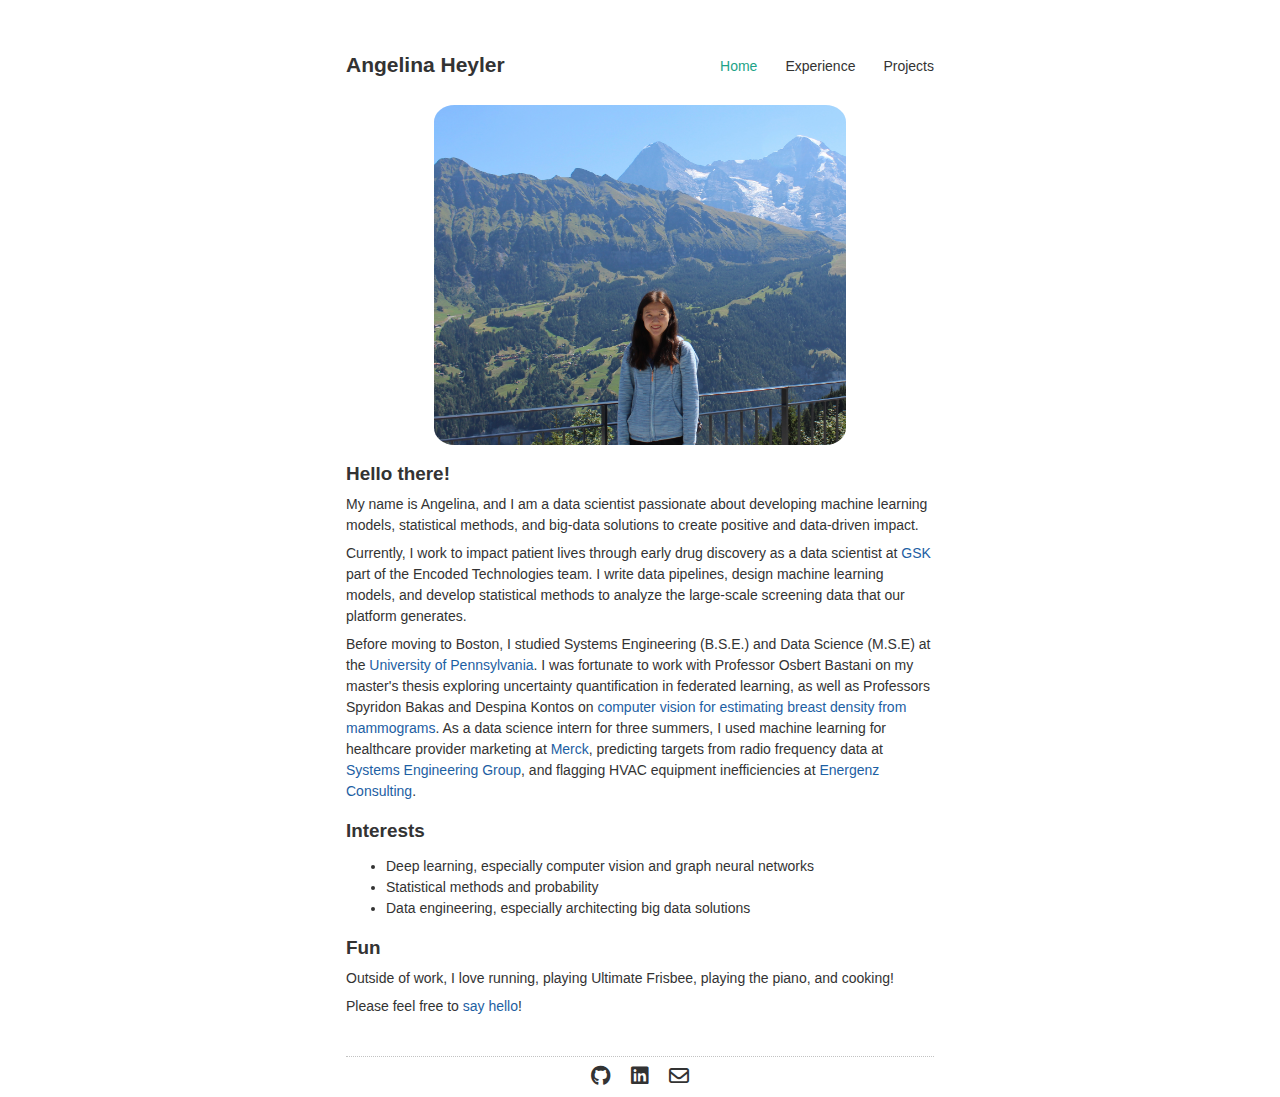
<file: index.html>
<!DOCTYPE html>
<html lang="en" prefix="og: http://ogp.me/ns#">
<head>
    <meta charset="utf-8">
    <meta name="HandheldFriendly" content="True">
    <meta name="viewport" content="width=device-width, initial-scale=1.0">
    <meta name="referrer" content="no-referrer-when-downgrade">

    <title>Angelina Heyler</title>
    <meta name="description" content="">

    
    <link rel="stylesheet" href="https://aheyler.github.io/base.css">
    <link rel="stylesheet" href="https://aheyler.github.io/block_list.css">
    <link rel="stylesheet" href="https://aheyler.github.io/auto.css">

    <link rel="preload" href=https:&#x2F;&#x2F;cdnjs.cloudflare.com&#x2F;ajax&#x2F;libs&#x2F;font-awesome&#x2F;6.3.0&#x2F;css&#x2F;all.min.css as="style" onload="this.onload=null;this.rel='stylesheet'">
    <noscript><link rel="stylesheet" href=https:&#x2F;&#x2F;cdnjs.cloudflare.com&#x2F;ajax&#x2F;libs&#x2F;font-awesome&#x2F;6.3.0&#x2F;css&#x2F;all.min.css></noscript>

    
    <link rel="alternate" type="application/atom+xml" title="RSS" href="https://aheyler.github.io/atom.xml">
    

    
    <meta property="og:title" content="Angelina Heyler">
    <meta property="og:type" content="website">
    

    
    
</head>
<body>
<div class="container">
    
    
    <header>
        <h1 class="site-header">
            <a href="https:&#x2F;&#x2F;aheyler.github.io">Angelina Heyler</a>
        </h1>
        <nav>
            <ul>
            
            
                
                <li><a class="active" href="https:&#x2F;&#x2F;aheyler.github.io&#x2F;">Home</a></li>
            
                
                <li><a  href="https:&#x2F;&#x2F;aheyler.github.io&#x2F;experience">Experience</a></li>
            
                
                <li><a  href="https:&#x2F;&#x2F;aheyler.github.io&#x2F;projects">Projects</a></li>
            
            
            </ul>
        </nav>
    </header>
    
    
<main id="main" class="index" tabindex="-1">
    <section class="index-banner-section">
        <img src="/IMG_0911.jpg" class="index-banner" alt="Photo of me."/>
        <p>
            
        </p>
    </section>
    <h1 id="hello-there">Hello there!<a class="zola-anchor" href="#hello-there" aria-label="Anchor link for: hello-there">
    <svg class="zola-anchor-link" viewBox="0 0 16 16" version="1.1" width="16" height="16" aria-hidden="true">
        <path fill-rule="evenodd"
            d="M7.775 3.275a.75.75 0 001.06 1.06l1.25-1.25a2 2 0 112.83 2.83l-2.5 2.5a2 2 0 01-2.83 0 .75.75 0 00-1.06 1.06 3.5 3.5 0 004.95 0l2.5-2.5a3.5 3.5 0 00-4.95-4.95l-1.25 1.25zm-4.69 9.64a2 2 0 010-2.83l2.5-2.5a2 2 0 012.83 0 .75.75 0 001.06-1.06 3.5 3.5 0 00-4.95 0l-2.5 2.5a3.5 3.5 0 004.95 4.95l1.25-1.25a.75.75 0 00-1.06-1.06l-1.25 1.25a2 2 0 01-2.83 0z">
        </path>
    </svg>
</a>
</h1>
<p>My name is Angelina, and I am a data scientist passionate about developing machine learning models, statistical methods, and big-data solutions to create positive and data-driven impact.</p>
<p>Currently, I work to impact patient lives through early drug discovery as a data scientist at <a href="https://us.gsk.com/en-us/home/?nis=6">GSK</a> part of the Encoded Technologies team. I write data pipelines, design machine learning models, and develop statistical methods to analyze the large-scale screening data that our platform generates.</p>
<p>Before moving to Boston, I studied Systems Engineering (B.S.E.) and Data Science (M.S.E) at the <a href="https://www.ese.upenn.edu/">University of Pennsylvania</a>. I was fortunate to work with Professor Osbert Bastani on my master's thesis exploring uncertainty quantification in federated learning, as well as Professors Spyridon Bakas and Despina Kontos on <a href="http://arxiv.org/abs/2206.05575">computer vision for estimating breast density from mammograms</a>. As a data science intern for three summers, I used machine learning for healthcare provider marketing at <a href="https://www.merck.com/">Merck</a>, predicting targets from radio frequency data at <a href="https://www.linkedin.com/company/systems-engineering-group/">Systems Engineering Group</a>, and flagging HVAC equipment inefficiencies at <a href="https://www.energenz.com/">Energenz Consulting</a>.</p>
<h1 id="interests">Interests<a class="zola-anchor" href="#interests" aria-label="Anchor link for: interests">
    <svg class="zola-anchor-link" viewBox="0 0 16 16" version="1.1" width="16" height="16" aria-hidden="true">
        <path fill-rule="evenodd"
            d="M7.775 3.275a.75.75 0 001.06 1.06l1.25-1.25a2 2 0 112.83 2.83l-2.5 2.5a2 2 0 01-2.83 0 .75.75 0 00-1.06 1.06 3.5 3.5 0 004.95 0l2.5-2.5a3.5 3.5 0 00-4.95-4.95l-1.25 1.25zm-4.69 9.64a2 2 0 010-2.83l2.5-2.5a2 2 0 012.83 0 .75.75 0 001.06-1.06 3.5 3.5 0 00-4.95 0l-2.5 2.5a3.5 3.5 0 004.95 4.95l1.25-1.25a.75.75 0 00-1.06-1.06l-1.25 1.25a2 2 0 01-2.83 0z">
        </path>
    </svg>
</a>
</h1>
<ul>
<li>Deep learning, especially computer vision and graph neural networks</li>
<li>Statistical methods and probability</li>
<li>Data engineering, especially architecting big data solutions</li>
</ul>
<h1 id="fun">Fun<a class="zola-anchor" href="#fun" aria-label="Anchor link for: fun">
    <svg class="zola-anchor-link" viewBox="0 0 16 16" version="1.1" width="16" height="16" aria-hidden="true">
        <path fill-rule="evenodd"
            d="M7.775 3.275a.75.75 0 001.06 1.06l1.25-1.25a2 2 0 112.83 2.83l-2.5 2.5a2 2 0 01-2.83 0 .75.75 0 00-1.06 1.06 3.5 3.5 0 004.95 0l2.5-2.5a3.5 3.5 0 00-4.95-4.95l-1.25 1.25zm-4.69 9.64a2 2 0 010-2.83l2.5-2.5a2 2 0 012.83 0 .75.75 0 001.06-1.06 3.5 3.5 0 00-4.95 0l-2.5 2.5a3.5 3.5 0 004.95 4.95l1.25-1.25a.75.75 0 00-1.06-1.06l-1.25 1.25a2 2 0 01-2.83 0z">
        </path>
    </svg>
</a>
</h1>
<p>Outside of work, I love running, playing Ultimate Frisbee, playing the piano, and cooking!</p>
<p>Please feel free to <a href="mailto:angelinaheyler@gmail.com">say hello</a>!</p>

    <section class="index-columns">
    
    </section>
</main>

    <footer>
        <p>
            
<span class="icon-text">
  

  

  
  <a href="https://github.com/aheyler" aria-label="Open aheyler GitHub" target="_blank">
    <span class="icon is-large">
      <i class="fab fa-github fa-lg" aria-hidden="true" title="GitHub"></i>
    </span>
  </a>
  

  
  <a href="https://www.linkedin.com/in/angelina-heyler" aria-label="Open angelina-heyler LinkedIn" target="_blank">
    <span class="icon is-large">
      <i class="fab fa-linkedin fa-lg" aria-hidden="true" title="LinkedIn"></i>
    </span>
  </a>
  

  
  <a href="mailto:angelinaheyler@gmail.com" aria-label="Email angelinaheyler@gmail.com" target="_blank">
    <span class="icon is-large">
      <i class="far fa-envelope fa-lg" aria-hidden="true" title="email"></i>
    </span>
  </a>
  

  
</span>

        </p>
        <p>
            
            
        </p>
    </footer>
</div>
</body>
</html>
</file>
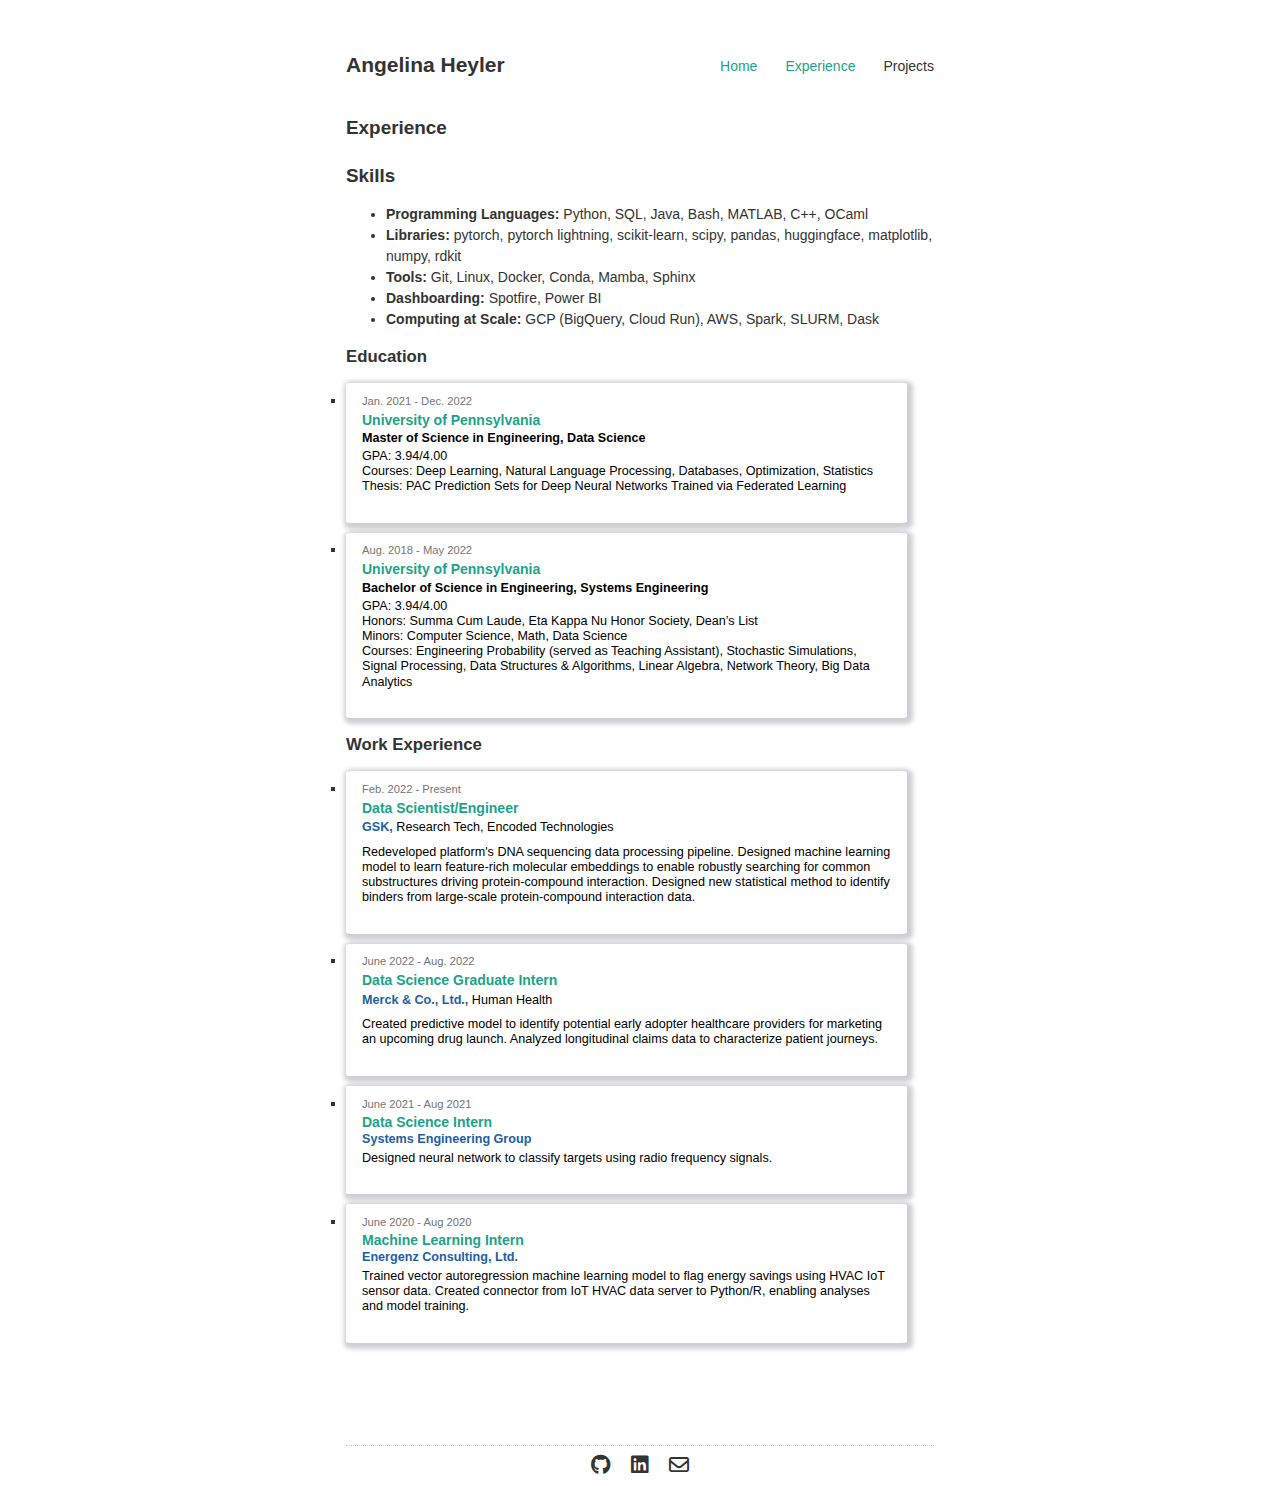
<file: experience/index.html>
<!DOCTYPE html>
<html lang="en" prefix="og: http://ogp.me/ns#">
<head>
    <meta charset="utf-8">
    <meta name="HandheldFriendly" content="True">
    <meta name="viewport" content="width=device-width, initial-scale=1.0">
    <meta name="referrer" content="no-referrer-when-downgrade">

    <title>Experience - Angelina Heyler</title>
    <meta name="description" content="">

    
    <link rel="stylesheet" href="https://aheyler.github.io/base.css">
    <link rel="stylesheet" href="https://aheyler.github.io/block_list.css">
    <link rel="stylesheet" href="https://aheyler.github.io/auto.css">

    <link rel="preload" href=https:&#x2F;&#x2F;cdnjs.cloudflare.com&#x2F;ajax&#x2F;libs&#x2F;font-awesome&#x2F;6.3.0&#x2F;css&#x2F;all.min.css as="style" onload="this.onload=null;this.rel='stylesheet'">
    <noscript><link rel="stylesheet" href=https:&#x2F;&#x2F;cdnjs.cloudflare.com&#x2F;ajax&#x2F;libs&#x2F;font-awesome&#x2F;6.3.0&#x2F;css&#x2F;all.min.css></noscript>

    
    <link rel="alternate" type="application/atom+xml" title="RSS" href="https://aheyler.github.io/atom.xml">
    

    
    <meta property="og:title" content="Angelina Heyler">
    <meta property="og:type" content="website">
    

    
    
</head>
<body>
<div class="container">
    
    
    <header>
        <h1 class="site-header">
            <a href="https:&#x2F;&#x2F;aheyler.github.io">Angelina Heyler</a>
        </h1>
        <nav>
            <ul>
            
            
                
                <li><a class="active" href="https:&#x2F;&#x2F;aheyler.github.io&#x2F;">Home</a></li>
            
                
                <li><a class="active" href="https:&#x2F;&#x2F;aheyler.github.io&#x2F;experience">Experience</a></li>
            
                
                <li><a  href="https:&#x2F;&#x2F;aheyler.github.io&#x2F;projects">Projects</a></li>
            
            
            </ul>
        </nav>
    </header>
    
    
<article class="post">
        <header>
            <h1>Experience</h1>
        </header>
        <div class="content">
            <h1 id="skills"><strong>Skills</strong><a class="zola-anchor" href="#skills" aria-label="Anchor link for: skills">
    <svg class="zola-anchor-link" viewBox="0 0 16 16" version="1.1" width="16" height="16" aria-hidden="true">
        <path fill-rule="evenodd"
            d="M7.775 3.275a.75.75 0 001.06 1.06l1.25-1.25a2 2 0 112.83 2.83l-2.5 2.5a2 2 0 01-2.83 0 .75.75 0 00-1.06 1.06 3.5 3.5 0 004.95 0l2.5-2.5a3.5 3.5 0 00-4.95-4.95l-1.25 1.25zm-4.69 9.64a2 2 0 010-2.83l2.5-2.5a2 2 0 012.83 0 .75.75 0 001.06-1.06 3.5 3.5 0 00-4.95 0l-2.5 2.5a3.5 3.5 0 004.95 4.95l1.25-1.25a.75.75 0 00-1.06-1.06l-1.25 1.25a2 2 0 01-2.83 0z">
        </path>
    </svg>
</a>
</h1>
<ul>
<li><strong>Programming Languages:</strong> Python, SQL, Java, Bash, MATLAB, C++, OCaml</li>
<li><strong>Libraries:</strong> pytorch, pytorch lightning, scikit-learn, scipy, pandas, huggingface, matplotlib, numpy, rdkit</li>
<li><strong>Tools:</strong> Git, Linux, Docker, Conda, Mamba, Sphinx</li>
<li><strong>Dashboarding:</strong> Spotfire, Power BI</li>
<li><strong>Computing at Scale:</strong> GCP (BigQuery, Cloud Run), AWS, Spark, SLURM, Dask</li>
</ul>
<h2 id="education"><strong>Education</strong><a class="zola-anchor" href="#education" aria-label="Anchor link for: education">
    <svg class="zola-anchor-link" viewBox="0 0 16 16" version="1.1" width="16" height="16" aria-hidden="true">
        <path fill-rule="evenodd"
            d="M7.775 3.275a.75.75 0 001.06 1.06l1.25-1.25a2 2 0 112.83 2.83l-2.5 2.5a2 2 0 01-2.83 0 .75.75 0 00-1.06 1.06 3.5 3.5 0 004.95 0l2.5-2.5a3.5 3.5 0 00-4.95-4.95l-1.25 1.25zm-4.69 9.64a2 2 0 010-2.83l2.5-2.5a2 2 0 012.83 0 .75.75 0 001.06-1.06 3.5 3.5 0 00-4.95 0l-2.5 2.5a3.5 3.5 0 004.95 4.95l1.25-1.25a.75.75 0 00-1.06-1.06l-1.25 1.25a2 2 0 01-2.83 0z">
        </path>
    </svg>
</a>
</h2>


<ul class="block-list">
    
    <li class="block-item">
        <h3 class="block-item-dates">Jan. 2021 - Dec. 2022</h3>
        <h2 class="block-item-title">University of Pennsylvania</h2>
        <h2 class="block-item-degree">Master of Science in Engineering, Data Science</h2>
        <h4 class="block-item-description">GPA: 3.94&#x2F;4.00
Courses: Deep Learning, Natural Language Processing, Databases, Optimization, Statistics
Thesis: PAC Prediction Sets for Deep Neural Networks Trained via Federated Learning   </h4>
        
        </li>
    
    <li class="block-item">
        <h3 class="block-item-dates">Aug. 2018 - May 2022</h3>
        <h2 class="block-item-title">University of Pennsylvania</h2>
        <h2 class="block-item-degree">Bachelor of Science in Engineering, Systems Engineering</h2>
        <h4 class="block-item-description">GPA: 3.94&#x2F;4.00
Honors: Summa Cum Laude, Eta Kappa Nu Honor Society, Dean’s List
Minors: Computer Science, Math, Data Science
Courses: Engineering Probability (served as Teaching Assistant), Stochastic Simulations, Signal Processing, Data Structures &amp; Algorithms, Linear Algebra, Network Theory, Big Data Analytics</h4>
        
        </li>
    
</ul>
<h2 id="work-experience"><strong>Work Experience</strong><a class="zola-anchor" href="#work-experience" aria-label="Anchor link for: work-experience">
    <svg class="zola-anchor-link" viewBox="0 0 16 16" version="1.1" width="16" height="16" aria-hidden="true">
        <path fill-rule="evenodd"
            d="M7.775 3.275a.75.75 0 001.06 1.06l1.25-1.25a2 2 0 112.83 2.83l-2.5 2.5a2 2 0 01-2.83 0 .75.75 0 00-1.06 1.06 3.5 3.5 0 004.95 0l2.5-2.5a3.5 3.5 0 00-4.95-4.95l-1.25 1.25zm-4.69 9.64a2 2 0 010-2.83l2.5-2.5a2 2 0 012.83 0 .75.75 0 001.06-1.06 3.5 3.5 0 00-4.95 0l-2.5 2.5a3.5 3.5 0 004.95 4.95l1.25-1.25a.75.75 0 00-1.06-1.06l-1.25 1.25a2 2 0 01-2.83 0z">
        </path>
    </svg>
</a>
</h2>
<p>

<ul class="block-list">
    
    <li class="block-item">
        <h3 class="block-item-dates">Feb. 2022 - Present</h3>
        <h2 class="block-item-title">Data Scientist&#x2F;Engineer</h2>
        <a href=https:&#x2F;&#x2F;www.gsk.com&#x2F;en-gb&#x2F; class="block-item-company">GSK, </a> <h4 class="block-item-company-text">Research Tech, Encoded Technologies</h4>
        <h4 class="block-item-description">Redeveloped platform&#x27;s DNA sequencing data processing pipeline. Designed machine learning model to learn feature-rich molecular embeddings to enable robustly searching for common substructures driving protein-compound interaction. Designed new statistical method to identify binders from large-scale protein-compound interaction data.</h4>
        
    </li>
    
    <li class="block-item">
        <h3 class="block-item-dates">June 2022 - Aug. 2022</h3>
        <h2 class="block-item-title">Data Science Graduate Intern</h2>
        <a href=https:&#x2F;&#x2F;www.merck.com&#x2F; class="block-item-company">Merck &amp; Co., Ltd., </a> <h4 class="block-item-company-text">Human Health</h4>
        <h4 class="block-item-description">Created predictive model to identify potential early adopter healthcare providers for marketing an upcoming drug launch. Analyzed longitudinal claims data to characterize patient journeys.</h4>
        
    </li>
    
    <li class="block-item">
        <h3 class="block-item-dates">June 2021 - Aug 2021</h3>
        <h2 class="block-item-title">Data Science Intern</h2>
        <a href=https:&#x2F;&#x2F;www.merck.com&#x2F; class="block-item-company">Systems Engineering Group </a> <h4 class="block-item-company-text"> </h4>
        <h4 class="block-item-description">Designed neural network to classify targets using radio frequency signals.</h4>
        
    </li>
    
    <li class="block-item">
        <h3 class="block-item-dates">June 2020 - Aug 2020</h3>
        <h2 class="block-item-title">Machine Learning Intern</h2>
        <a href=https:&#x2F;&#x2F;www.merck.com&#x2F; class="block-item-company">Energenz Consulting, Ltd. </a> <h4 class="block-item-company-text"></h4>
        <h4 class="block-item-description">Trained vector autoregression machine learning model to flag energy savings using HVAC IoT sensor data. Created connector from IoT HVAC data server to Python&#x2F;R, enabling analyses and model training.</h4>
        
    </li>
    
</ul>

<br/><br/></p>

        </div>
</article>

    <footer>
        <p>
            
<span class="icon-text">
  

  

  
  <a href="https://github.com/aheyler" aria-label="Open aheyler GitHub" target="_blank">
    <span class="icon is-large">
      <i class="fab fa-github fa-lg" aria-hidden="true" title="GitHub"></i>
    </span>
  </a>
  

  
  <a href="https://www.linkedin.com/in/angelina-heyler" aria-label="Open angelina-heyler LinkedIn" target="_blank">
    <span class="icon is-large">
      <i class="fab fa-linkedin fa-lg" aria-hidden="true" title="LinkedIn"></i>
    </span>
  </a>
  

  
  <a href="mailto:angelinaheyler@gmail.com" aria-label="Email angelinaheyler@gmail.com" target="_blank">
    <span class="icon is-large">
      <i class="far fa-envelope fa-lg" aria-hidden="true" title="email"></i>
    </span>
  </a>
  

  
</span>

        </p>
        <p>
            
            
        </p>
    </footer>
</div>
</body>
</html>
</file>
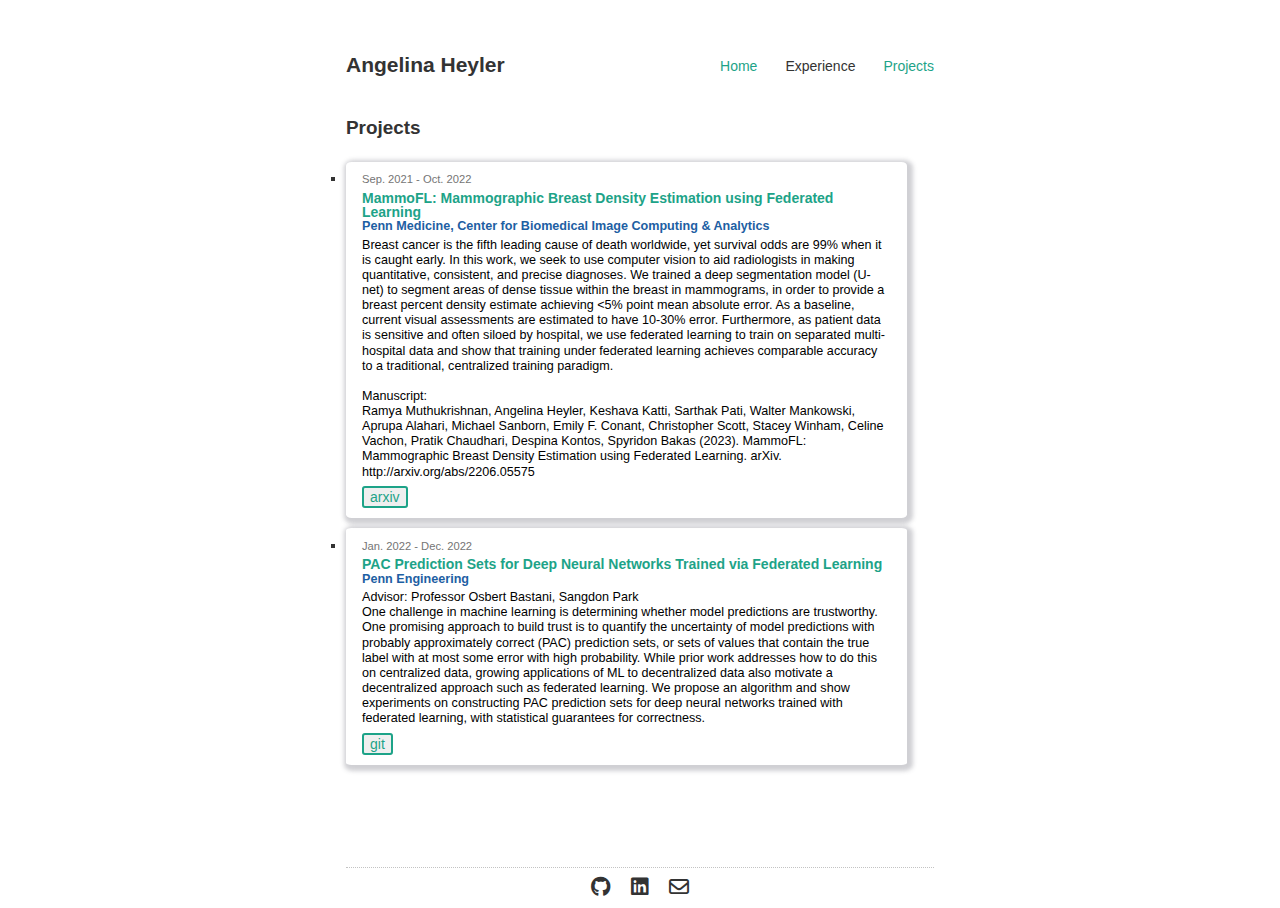
<file: projects/index.html>
<!DOCTYPE html>
<html lang="en" prefix="og: http://ogp.me/ns#">
<head>
    <meta charset="utf-8">
    <meta name="HandheldFriendly" content="True">
    <meta name="viewport" content="width=device-width, initial-scale=1.0">
    <meta name="referrer" content="no-referrer-when-downgrade">

    <title>Projects - Angelina Heyler</title>
    <meta name="description" content="">

    
    <link rel="stylesheet" href="https://aheyler.github.io/base.css">
    <link rel="stylesheet" href="https://aheyler.github.io/block_list.css">
    <link rel="stylesheet" href="https://aheyler.github.io/auto.css">

    <link rel="preload" href=https:&#x2F;&#x2F;cdnjs.cloudflare.com&#x2F;ajax&#x2F;libs&#x2F;font-awesome&#x2F;6.3.0&#x2F;css&#x2F;all.min.css as="style" onload="this.onload=null;this.rel='stylesheet'">
    <noscript><link rel="stylesheet" href=https:&#x2F;&#x2F;cdnjs.cloudflare.com&#x2F;ajax&#x2F;libs&#x2F;font-awesome&#x2F;6.3.0&#x2F;css&#x2F;all.min.css></noscript>

    
    <link rel="alternate" type="application/atom+xml" title="RSS" href="https://aheyler.github.io/atom.xml">
    

    
    <meta property="og:title" content="Angelina Heyler">
    <meta property="og:type" content="website">
    

    
    
</head>
<body>
<div class="container">
    
    
    <header>
        <h1 class="site-header">
            <a href="https:&#x2F;&#x2F;aheyler.github.io">Angelina Heyler</a>
        </h1>
        <nav>
            <ul>
            
            
                
                <li><a class="active" href="https:&#x2F;&#x2F;aheyler.github.io&#x2F;">Home</a></li>
            
                
                <li><a  href="https:&#x2F;&#x2F;aheyler.github.io&#x2F;experience">Experience</a></li>
            
                
                <li><a class="active" href="https:&#x2F;&#x2F;aheyler.github.io&#x2F;projects">Projects</a></li>
            
            
            </ul>
        </nav>
    </header>
    
    
<article class="post">
        <header>
            <h1>Projects</h1>
        </header>
        <div class="content">
            <p>

<ul class="block-list">
    
    <li class="block-item">
        <h3 class="block-item-dates">Sep. 2021 - Oct. 2022</h3>
        <h2 class="block-item-title">MammoFL: Mammographic Breast Density Estimation using Federated Learning</h2>
        <a href=https:&#x2F;&#x2F;www.med.upenn.edu&#x2F;cbica&#x2F; class="block-item-company">Penn Medicine, Center for Biomedical Image Computing &amp; Analytics </a>
        <h4 class="block-item-description">Breast cancer is the fifth leading cause of death worldwide, yet survival odds are 99% when it is caught early. In this work, we seek to use computer vision to aid radiologists in making quantitative, consistent, and precise diagnoses. We trained a deep segmentation model (U-net) to segment areas of dense tissue within the breast in mammograms, in order to provide a breast percent density estimate achieving &lt;5% point mean absolute error. As a baseline, current visual assessments are estimated to have 10-30% error. Furthermore, as patient data is sensitive and often siloed by hospital, we use federated learning to train on separated multi-hospital data and show that training under federated learning achieves comparable accuracy to a traditional, centralized training paradigm. 

Manuscript: 
Ramya Muthukrishnan, Angelina Heyler, Keshava Katti, Sarthak Pati, Walter Mankowski, Aprupa Alahari, Michael Sanborn, Emily F. Conant, Christopher Scott, Stacey Winham, Celine Vachon, Pratik Chaudhari, Despina Kontos, Spyridon Bakas (2023). MammoFL: Mammographic Breast Density Estimation using Federated Learning. arXiv. http:&#x2F;&#x2F;arxiv.org&#x2F;abs&#x2F;2206.05575</h4>
        
            <a href=https:&#x2F;&#x2F;arxiv.org&#x2F;abs&#x2F;2206.05575 class="button">arxiv </a>
        
    </li>
    
    <li class="block-item">
        <h3 class="block-item-dates">Jan. 2022 - Dec. 2022</h3>
        <h2 class="block-item-title">PAC Prediction Sets for Deep Neural Networks Trained via Federated Learning</h2>
        <a href=https:&#x2F;&#x2F;www.cis.upenn.edu&#x2F; class="block-item-company">Penn Engineering </a>
        <h4 class="block-item-description">Advisor: Professor Osbert Bastani, Sangdon Park
One challenge in machine learning is determining whether model predictions are trustworthy. One promising approach to build trust is to quantify the uncertainty of model predictions with probably approximately correct (PAC) prediction sets, or sets of values that contain the true label with at most some error with high probability. While prior work addresses how to do this on centralized data, growing applications of ML to decentralized data also motivate a decentralized approach such as federated learning. We propose an algorithm and show experiments on constructing PAC prediction sets for deep neural networks trained with federated learning, with statistical guarantees for correctness.</h4>
        
            <a href=https:&#x2F;&#x2F;github.com&#x2F;aheyler&#x2F;federated-PAC-pred-set class="button">git </a>
        
    </li>
    
</ul>

<br/><br/></p>

        </div>
</article>

    <footer>
        <p>
            
<span class="icon-text">
  

  

  
  <a href="https://github.com/aheyler" aria-label="Open aheyler GitHub" target="_blank">
    <span class="icon is-large">
      <i class="fab fa-github fa-lg" aria-hidden="true" title="GitHub"></i>
    </span>
  </a>
  

  
  <a href="https://www.linkedin.com/in/angelina-heyler" aria-label="Open angelina-heyler LinkedIn" target="_blank">
    <span class="icon is-large">
      <i class="fab fa-linkedin fa-lg" aria-hidden="true" title="LinkedIn"></i>
    </span>
  </a>
  

  
  <a href="mailto:angelinaheyler@gmail.com" aria-label="Email angelinaheyler@gmail.com" target="_blank">
    <span class="icon is-large">
      <i class="far fa-envelope fa-lg" aria-hidden="true" title="email"></i>
    </span>
  </a>
  

  
</span>

        </p>
        <p>
            
            
        </p>
    </footer>
</div>
</body>
</html>
</file>
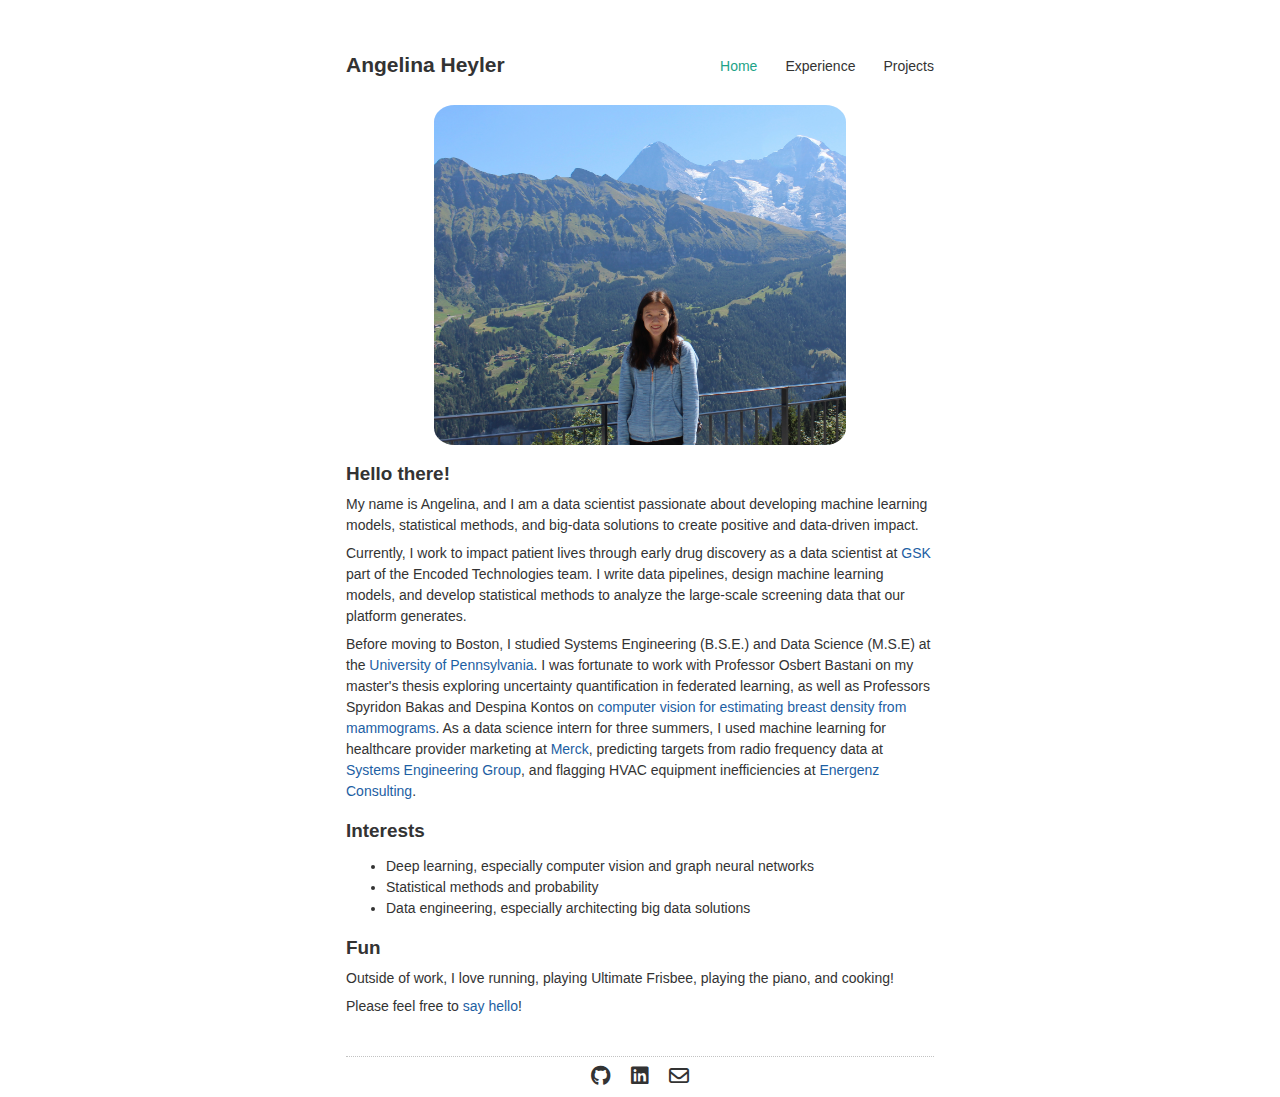
<file: page/1/index.html>
<!doctype html>
<meta charset="utf-8">
<link rel="canonical" href="https://aheyler.github.io/">
<meta http-equiv="refresh" content="0; url=https://aheyler.github.io/">
<title>Redirect</title>
<p><a href="https://aheyler.github.io/">Click here</a> to be redirected.</p>
</file>
